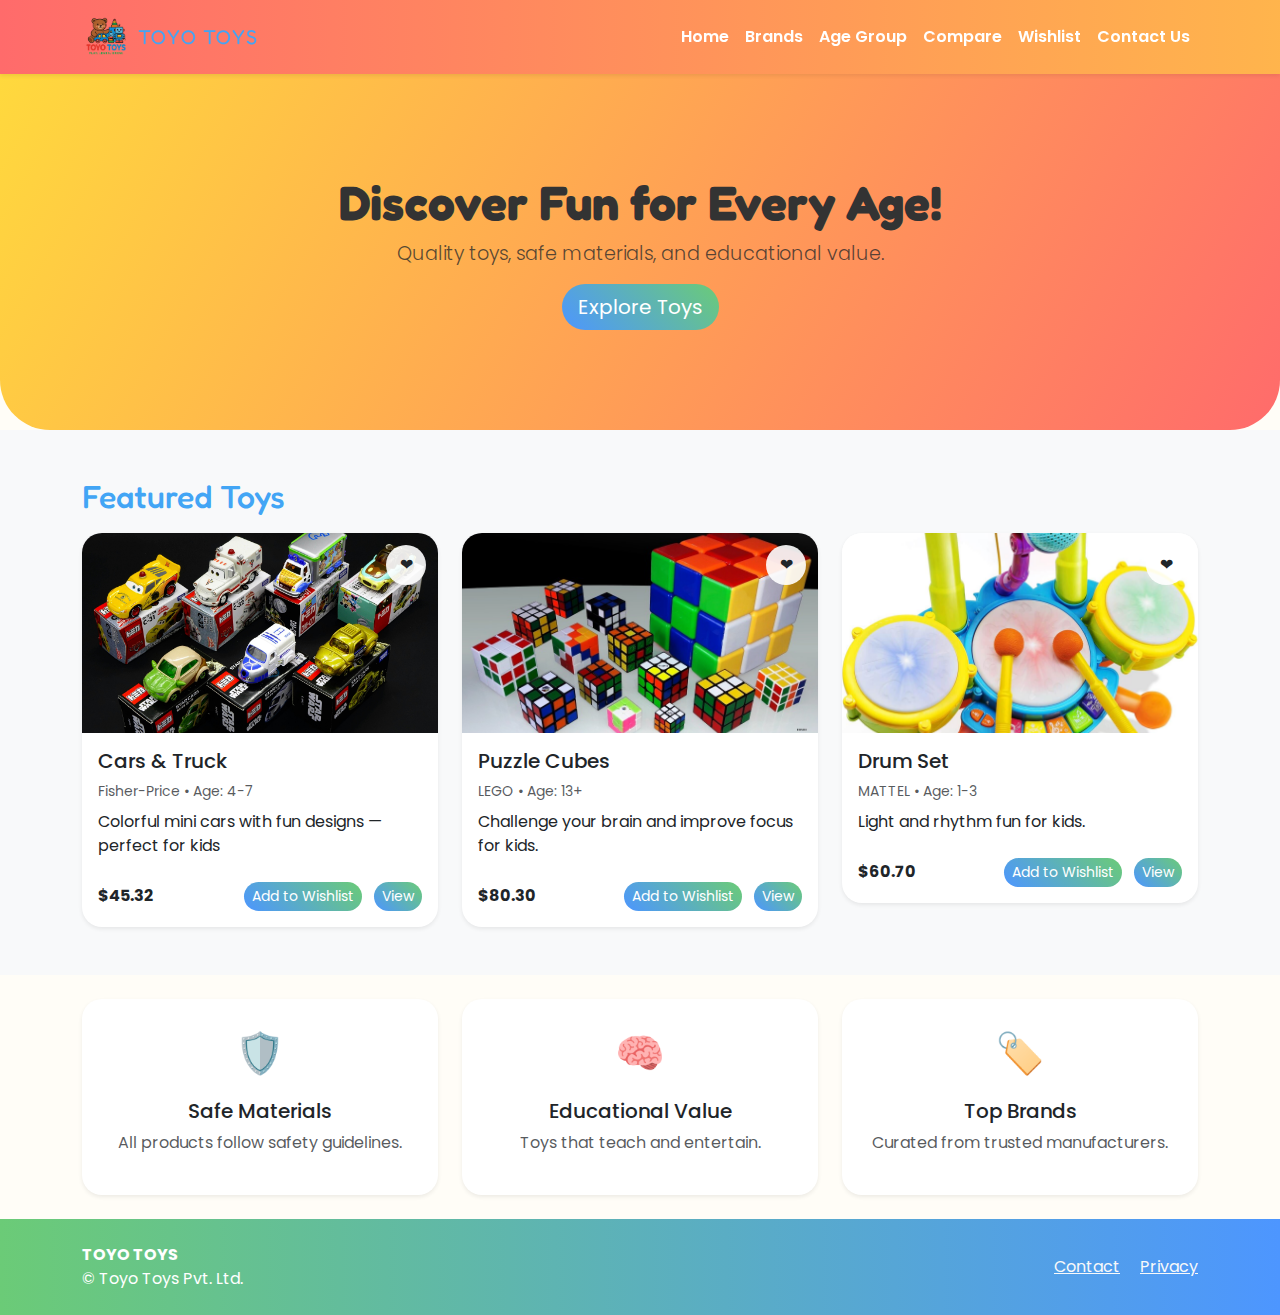
<file: index.html>
<!doctype html>
<html lang="en">
<head>
  <meta charset="utf-8" />
  <meta name="viewport" content="width=device-width, initial-scale=1" />
  <title>Toyo Toys — Home</title>

  <!-- Bootstrap 5 CDN -->
  <link href="https://cdn.jsdelivr.net/npm/bootstrap@5.3.3/dist/css/bootstrap.min.css" rel="stylesheet">

  <!-- Google Fonts -->
  <link href="https://fonts.googleapis.com/css2?family=Fredoka+One&family=Poppins:wght@300;500;700&display=swap" rel="stylesheet">

  <link rel="stylesheet" href="css/style.css">
</head>
<body>
  <!-- Navbar -->
  <nav class="navbar navbar-expand-lg navbar-light bg-white shadow-sm sticky-top">
    <div class="container">
      <a class="navbar-brand d-flex align-items-center gap-2" href="index.html">
        <img src="images/logo.png" alt="Toyo Toys Logo" class="logo-img" />
        <span class="brand-text">TOYO TOYS</span>
      </a>
      <button class="navbar-toggler" data-bs-toggle="collapse" data-bs-target="#navMenu">
        <span class="navbar-toggler-icon"></span>
      </button>

      <div class="collapse navbar-collapse" id="navMenu">
        <ul class="navbar-nav ms-auto mb-2 mb-lg-0 align-items-lg-center">
          <li class="nav-item"><a class="nav-link active" href="index.html">Home</a></li>
          <li class="nav-item"><a class="nav-link" href="brands.html">Brands</a></li>
          <li class="nav-item"><a class="nav-link" href="age.html">Age Group</a></li>
          <li class="nav-item"><a class="nav-link" href="compare.html">Compare</a></li>
          <li class="nav-item"><a class="nav-link" href="wishlist.html">Wishlist</a></li>
          <li class="nav-item"><a class="nav-link" href="contact.html">Contact Us</a></li>
        </ul>
      </div>
    </div>
  </nav>

  <!-- Hero -->
  <header class="hero d-flex align-items-center">
    <div class="container text-center">
      <h1 class="hero-title">Discover Fun for Every Age!</h1>
      <p class="lead text-muted">Quality toys, safe materials, and educational value.</p>
      <a href="brands.html" class="btn btn-primary btn-lg">Explore Toys</a>
    </div>
  </header>

  <!-- Featured Toys -->
  <section class="py-5 bg-light">
    <div class="container">
      <h2 class="section-title">Featured Toys</h2>
      <div id="featured-grid" class="row g-4">
        <!-- JS will populate cards here -->
      </div>
    </div>
  </section>

  <!-- Highlights -->
  <section class="py-4">
    <div class="container">
      <div class="row text-center g-4">
        <div class="col-md-4">
          <div class="card border-0 shadow-sm p-4">
            <div class="icon-large">🛡️</div>
            <h5 class="mt-3">Safe Materials</h5>
            <p class="text-muted">All products follow safety guidelines.</p>
          </div>
        </div>
        <div class="col-md-4">
          <div class="card border-0 shadow-sm p-4">
            <div class="icon-large">🧠</div>
            <h5 class="mt-3">Educational Value</h5>
            <p class="text-muted">Toys that teach and entertain.</p>
          </div>
        </div>
        <div class="col-md-4">
          <div class="card border-0 shadow-sm p-4">
            <div class="icon-large">🏷️</div>
            <h5 class="mt-3">Top Brands</h5>
            <p class="text-muted">Curated from trusted manufacturers.</p>
          </div>
        </div>
      </div>
    </div>
  </section>

  <!-- Footer -->
  <footer class="bg-primary text-white py-4">
    <div class="container d-md-flex justify-content-between align-items-center">
      <div>
        <strong>TOYO TOYS</strong><br>
        © <span id="year"></span> Toyo Toys Pvt. Ltd.
      </div>
      <div class="mt-3 mt-md-0">
        <a href="contact.html" class="link-light me-3">Contact</a>
        <a href="#" class="link-light">Privacy</a>
      </div>
    </div>
  </footer>

  <script src="https://cdn.jsdelivr.net/npm/bootstrap@5.3.3/dist/js/bootstrap.bundle.min.js"></script>
  <script src="js/main.js"></script>

</body>
</html>
</file>
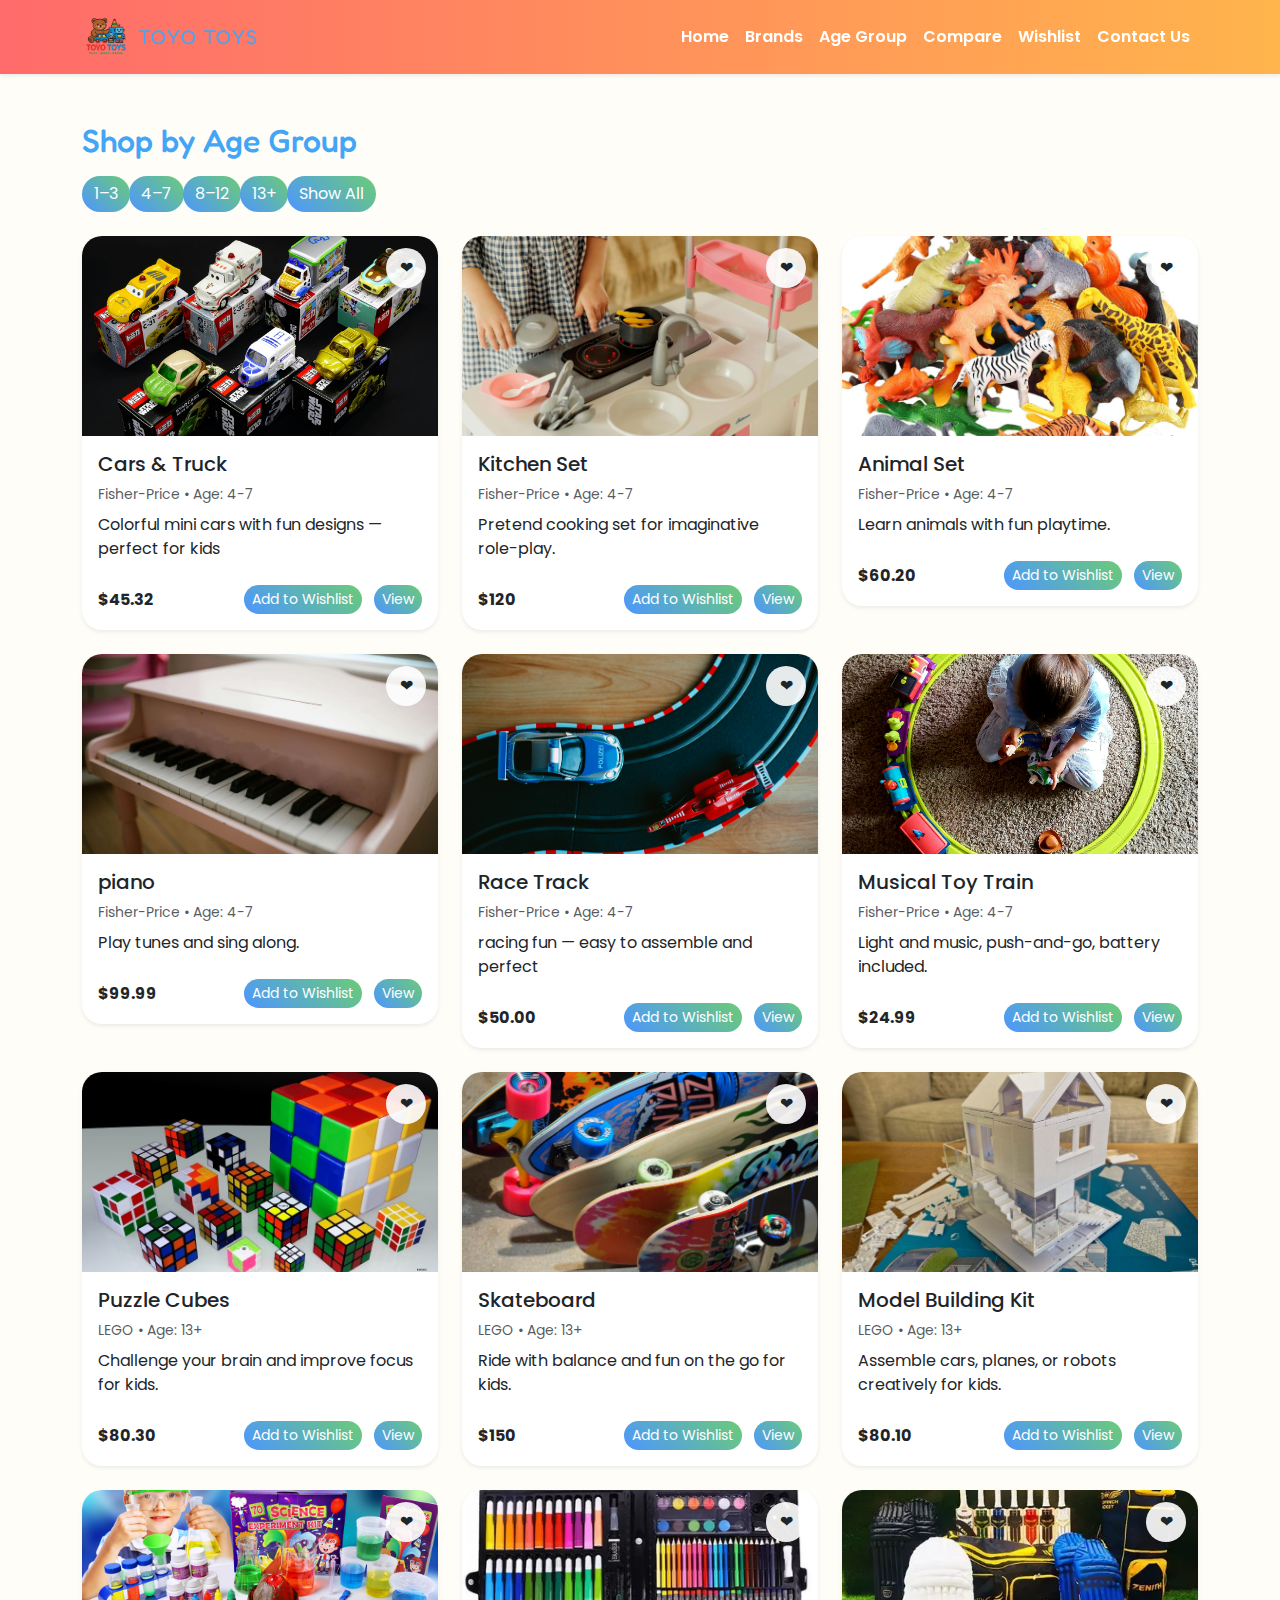
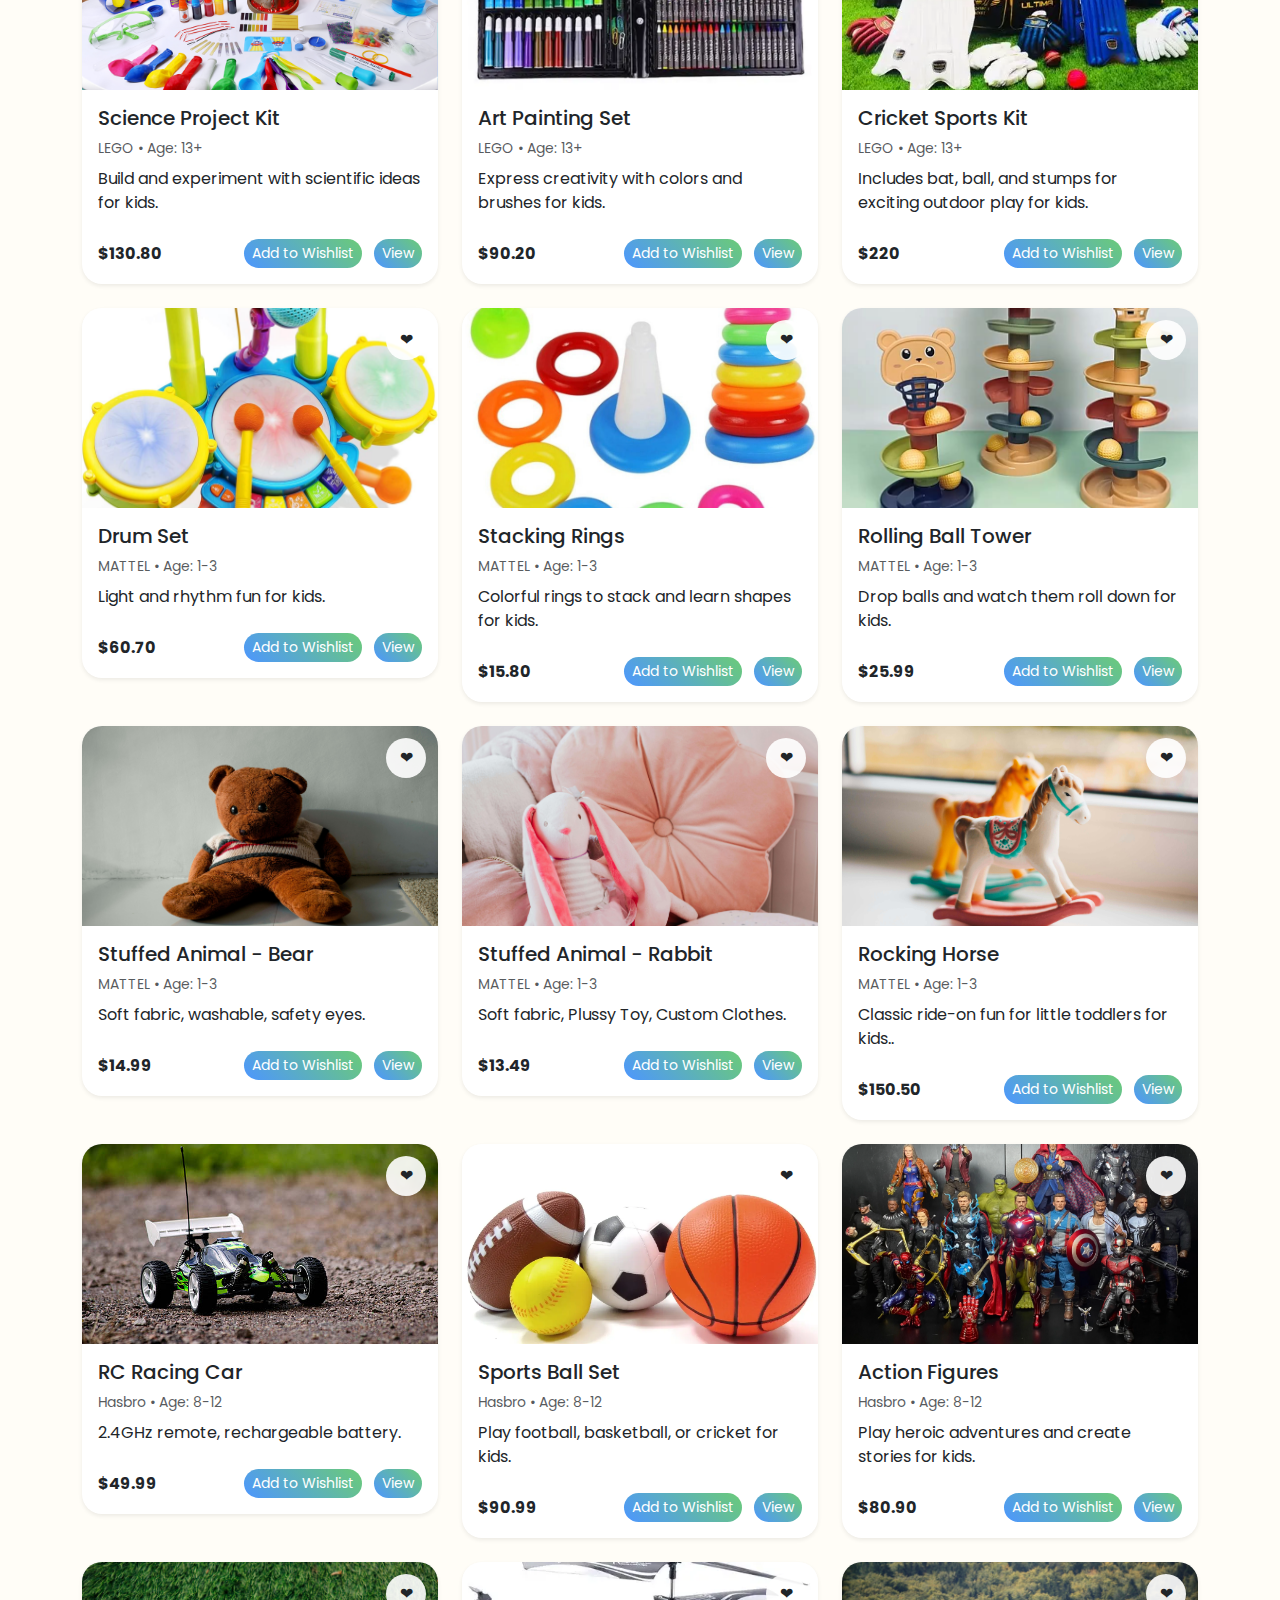
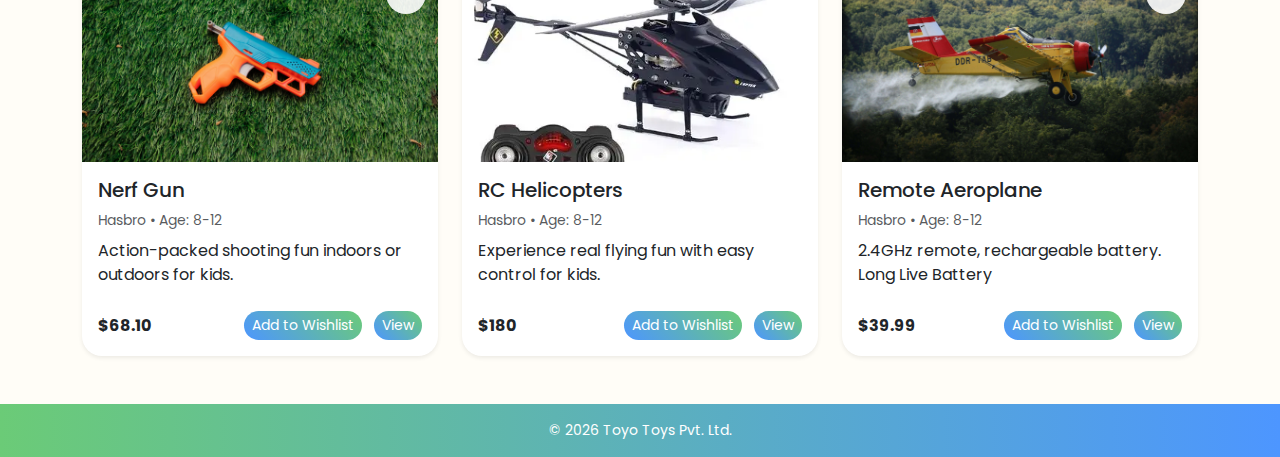
<file: age.html>
<!doctype html>
<html lang="en">
<head>
  <meta charset="utf-8" />
  <meta name="viewport" content="width=device-width, initial-scale=1" />
  <title>Toyo Toys — Age Groups</title>
  <link href="https://cdn.jsdelivr.net/npm/bootstrap@5.3.3/dist/css/bootstrap.min.css" rel="stylesheet">
  <link href="https://fonts.googleapis.com/css2?family=Fredoka+One&family=Poppins:wght@300;500;700&display=swap" rel="stylesheet">
  <link rel="stylesheet" href="css/style.css">
</head>
<body>
  <!-- Navbar -->
  <nav class="navbar navbar-expand-lg navbar-light bg-white shadow-sm sticky-top">
    <div class="container">
      <a class="navbar-brand d-flex align-items-center gap-2" href="index.html">
        <img src="images/logo.png" alt="Toyo Toys Logo" class="logo-img" />
        <span class="brand-text">TOYO TOYS</span>
      </a>
      <button class="navbar-toggler" data-bs-toggle="collapse" data-bs-target="#navMenu3">
        <span class="navbar-toggler-icon"></span>
      </button>
      <div class="collapse navbar-collapse" id="navMenu3">
        <ul class="navbar-nav ms-auto mb-2 mb-lg-0 align-items-lg-center">
          <li class="nav-item"><a class="nav-link" href="index.html">Home</a></li>
          <li class="nav-item"><a class="nav-link" href="brands.html">Brands</a></li>
          <li class="nav-item"><a class="nav-link active" href="age.html">Age Group</a></li>
          <li class="nav-item"><a class="nav-link" href="compare.html">Compare</a></li>
          <li class="nav-item"><a class="nav-link" href="wishlist.html">Wishlist</a></li>
          <li class="nav-item"><a class="nav-link" href="contact.html">Contact Us</a></li>
        </ul>
      </div>
    </div>
  </nav>

  <main class="py-5">
    <div class="container">
      <h2 class="section-title mb-3">Shop by Age Group</h2>

      <div class="mb-4">
        <div class="btn-group" role="group" aria-label="Age groups">
          <button class="btn btn-outline-secondary age-filter active" data-age="0-3">1–3</button>
          <button class="btn btn-outline-secondary age-filter" data-age="4-7">4–7</button>
          <button class="btn btn-outline-secondary age-filter" data-age="8-12">8–12</button>
          <button class="btn btn-outline-secondary age-filter" data-age="13+">13+</button>
          <button class="btn btn-outline-secondary" id="show-all-age">Show All</button>
        </div>
      </div>

      <div id="age-grid" class="row g-4">
        <!-- JS populate -->
      </div>
    </div>
  </main>

  <footer class="bg-primary text-white py-3">
    <div class="container text-center small">© <span id="year3"></span> Toyo Toys Pvt. Ltd.</div>
  </footer>

  <script src="https://cdn.jsdelivr.net/npm/bootstrap@5.3.3/dist/js/bootstrap.bundle.min.js"></script>
  <script src="js/main.js"></script>
  <script>document.getElementById('year3').textContent = new Date().getFullYear();</script>
</body>
</html>
</file>
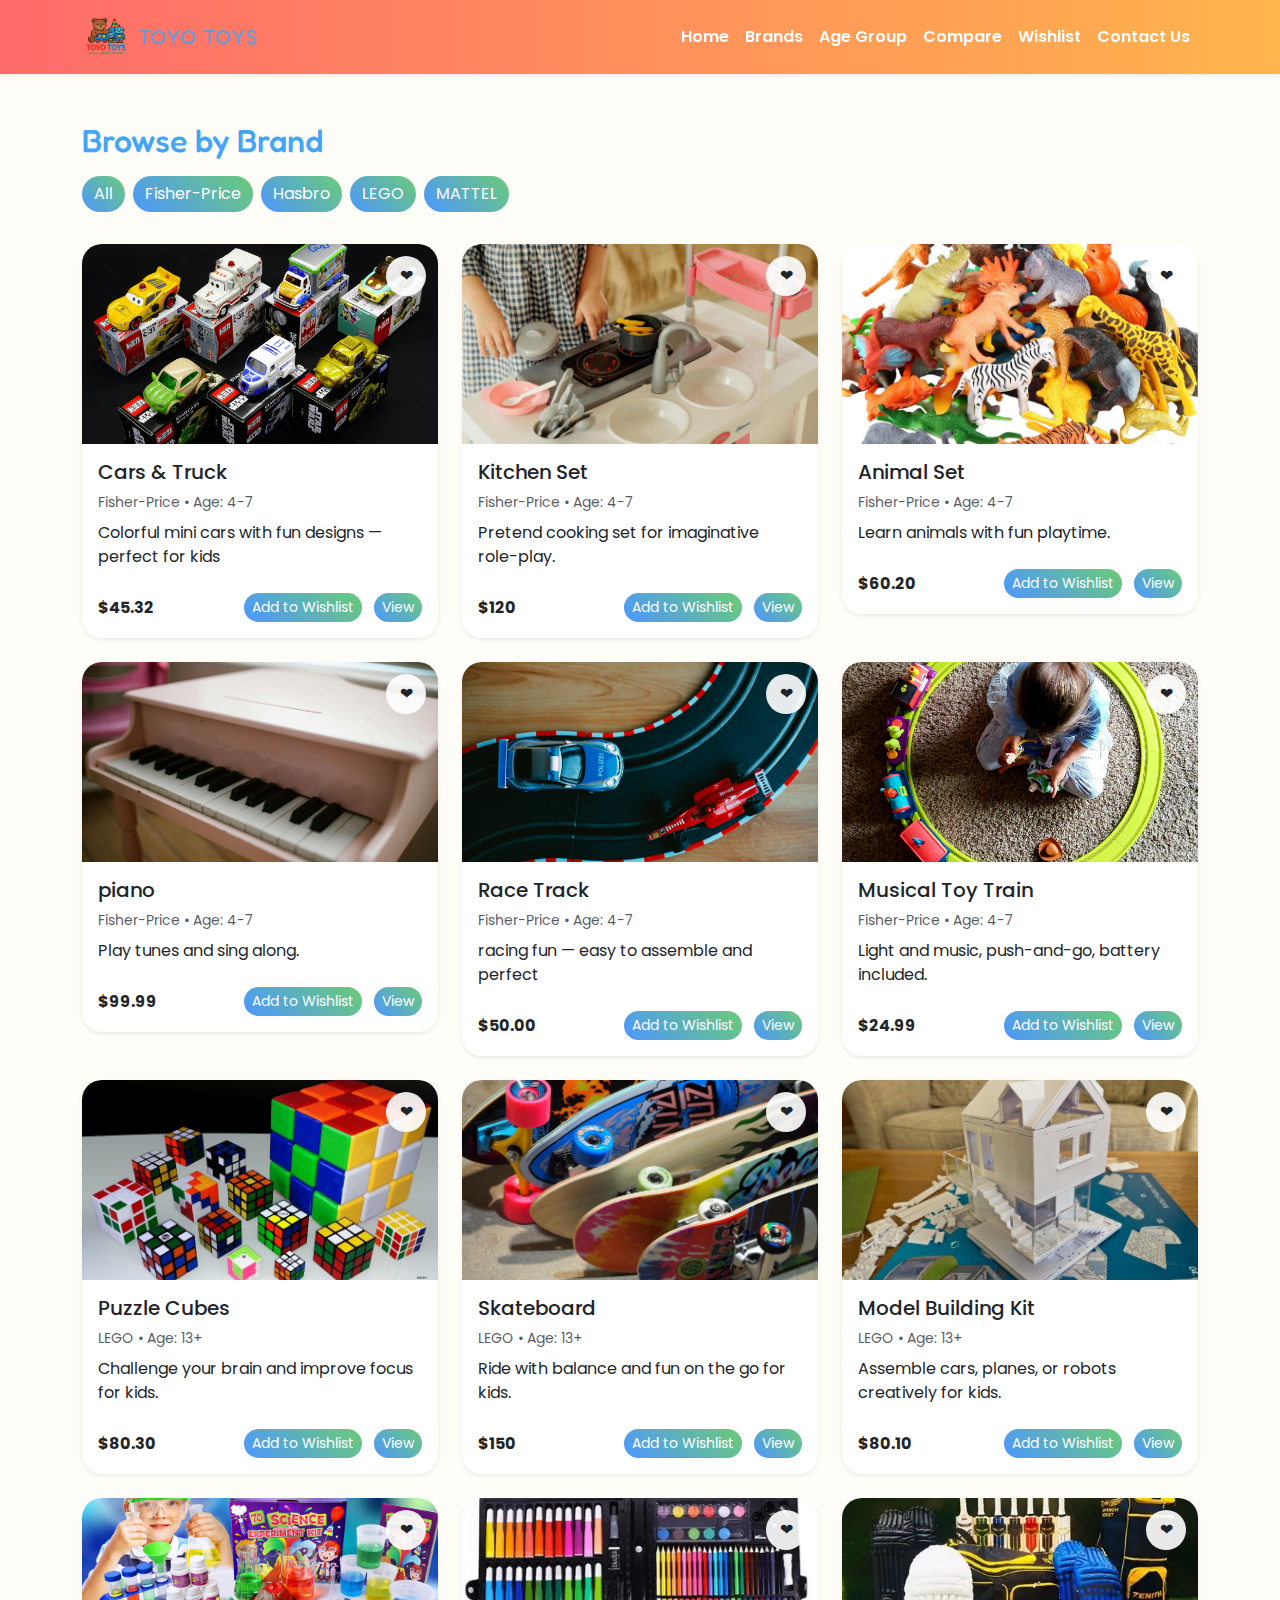
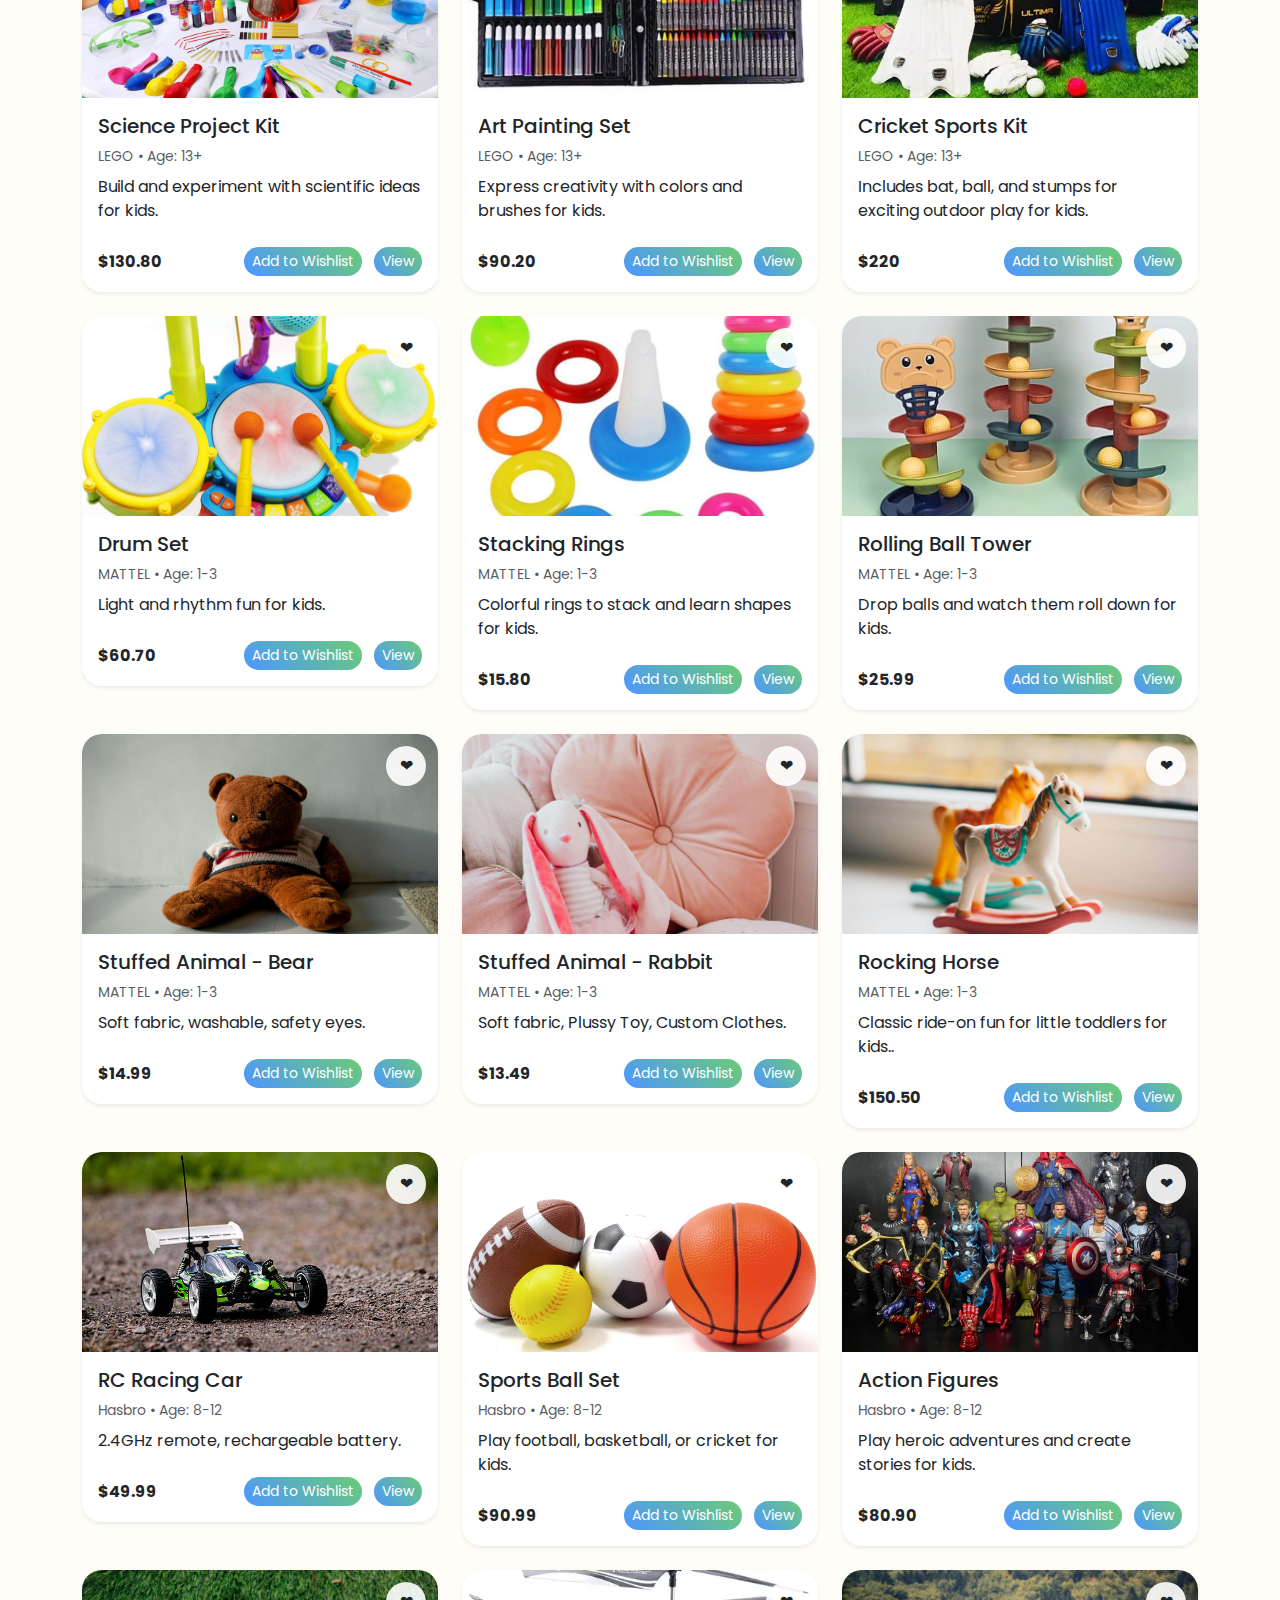
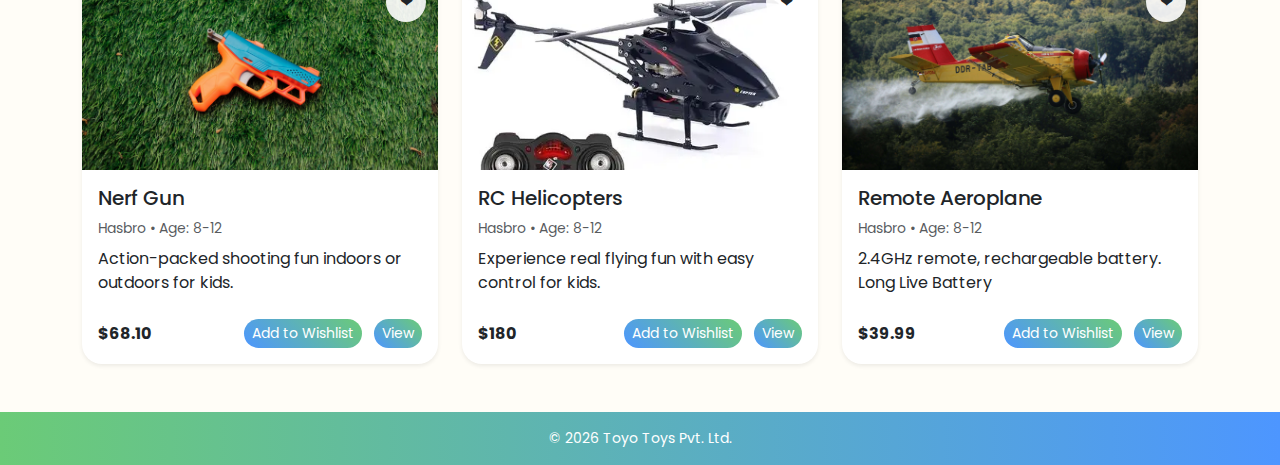
<file: brands.html>
<!doctype html>
<html lang="en">
<head>
  <meta charset="utf-8" />
  <meta name="viewport" content="width=device-width, initial-scale=1" />
  <title>Toyo Toys — Brands</title>
  <link href="https://cdn.jsdelivr.net/npm/bootstrap@5.3.3/dist/css/bootstrap.min.css" rel="stylesheet">
  <link href="https://fonts.googleapis.com/css2?family=Fredoka+One&family=Poppins:wght@300;500;700&display=swap" rel="stylesheet">
  <link rel="stylesheet" href="css/style.css">
</head>
<body>
  <!-- Navbar (same as index) -->
  <nav class="navbar navbar-expand-lg navbar-light bg-white shadow-sm sticky-top">
    <div class="container">
      <a class="navbar-brand d-flex align-items-center gap-2" href="index.html">
        <img src="images/logo.png" alt="Toyo Toys Logo" class="logo-img" />
        <span class="brand-text">TOYO TOYS</span>
      </a>
      <button class="navbar-toggler" data-bs-toggle="collapse" data-bs-target="#navMenu2">
        <span class="navbar-toggler-icon"></span>
      </button>

      <div class="collapse navbar-collapse" id="navMenu2">
        <ul class="navbar-nav ms-auto mb-2 mb-lg-0 align-items-lg-center">
          <li class="nav-item"><a class="nav-link" href="index.html">Home</a></li>
          <li class="nav-item"><a class="nav-link active" href="brands.html">Brands</a></li>
          <li class="nav-item"><a class="nav-link" href="age.html">Age Group</a></li>
          <li class="nav-item"><a class="nav-link" href="compare.html">Compare</a></li>
          <li class="nav-item"><a class="nav-link" href="wishlist.html">Wishlist</a></li>
          <li class="nav-item"><a class="nav-link" href="contact.html">Contact Us</a></li>
        </ul>
      </div>
    </div>
  </nav>

  <main class="py-5">
    <div class="container">
      <h2 class="section-title mb-3">Browse by Brand</h2>

      <!-- Brand Pills -->
      <div id="brand-pills" class="mb-4">
        <!-- JS will generate brand pills -->
      </div>

      <!-- Products Grid -->
      <div id="brand-products" class="row g-4">
        <!-- JS populate -->
      </div>
    </div>
  </main>

  <footer class="bg-primary text-white py-3">
    <div class="container text-center small">© <span id="year2"></span> Toyo Toys Pvt. Ltd.</div>
  </footer>

  <script src="https://cdn.jsdelivr.net/npm/bootstrap@5.3.3/dist/js/bootstrap.bundle.min.js"></script>
  <script src="js/main.js"></script>
  <script>document.getElementById('year2').textContent = new Date().getFullYear();</script>
</body>
</html>
</file>
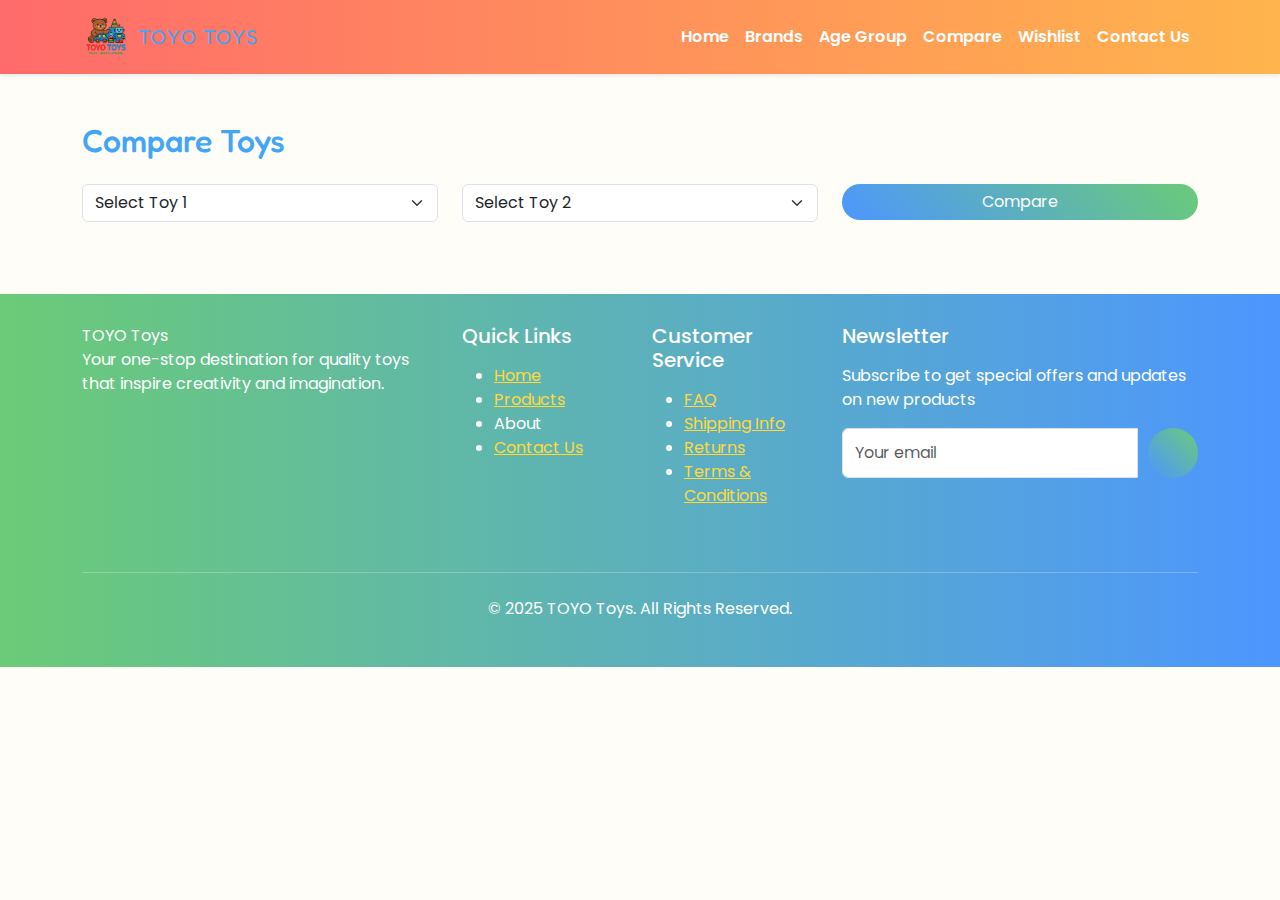
<file: compare.html>
<!doctype html>
<html lang="en">
<head>
  <meta charset="utf-8" />
  <meta name="viewport" content="width=device-width, initial-scale=1" />
  <title>Toyo Toys — Compare</title>
  <link href="https://cdn.jsdelivr.net/npm/bootstrap@5.3.3/dist/css/bootstrap.min.css" rel="stylesheet">
  <link href="https://fonts.googleapis.com/css2?family=Fredoka+One&family=Poppins:wght@300;500;700&display=swap" rel="stylesheet">
  <link rel="stylesheet" href="css/style.css">
</head>
<body>
  <nav class="navbar navbar-expand-lg navbar-light bg-white shadow-sm sticky-top">
    <div class="container">
      <a class="navbar-brand d-flex align-items-center gap-2" href="index.html">
        <img src="images/logo.png" alt="Toyo Toys Logo" class="logo-img" />
        <span class="brand-text">TOYO TOYS</span>
      </a>
      <button class="navbar-toggler" data-bs-toggle="collapse" data-bs-target="#navMenu4">
        <span class="navbar-toggler-icon"></span>
      </button>
      <div class="collapse navbar-collapse" id="navMenu4">
        <ul class="navbar-nav ms-auto mb-2 mb-lg-0 align-items-lg-center">
          <li class="nav-item"><a class="nav-link" href="index.html">Home</a></li>
          <li class="nav-item"><a class="nav-link" href="brands.html">Brands</a></li>
          <li class="nav-item"><a class="nav-link" href="age.html">Age Group</a></li>
          <li class="nav-item"><a class="nav-link active" href="compare.html">Compare</a></li>
          <li class="nav-item"><a class="nav-link" href="wishlist.html">Wishlist</a></li>
          <li class="nav-item"><a class="nav-link" href="contact.html">Contact Us</a></li>
        </ul>
      </div>
    </div>
  </nav>

  <main class="py-5">
    <div class="container">
      <h2 class="section-title mb-4">Compare Toys</h2>

      <div class="row mb-4">
        <div class="col-md-4">
          <select id="compare-select-1" class="form-select">
            <option value="">Select Toy 1</option>
          </select>
        </div>
        <div class="col-md-4">
          <select id="compare-select-2" class="form-select">
            <option value="">Select Toy 2</option>
          </select>
        </div>
        <div class="col-md-4">
          <button id="compare-button" class="btn btn-primary w-100">Compare</button>
        </div>
      </div>

      <div id="compare-table-wrap" class="table-responsive d-none">
        <table class="table table-striped align-middle">
          <thead class="table-light">
            <tr>
              <th>Feature</th>
              <th id="c1-name">Toy 1</th>
              <th id="c2-name">Toy 2</th>
            </tr>
          </thead>
          <tbody>
            <tr><td>Image</td><td id="c1-img"></td><td id="c2-img"></td></tr>
            <tr><td>Brand</td><td id="c1-brand"></td><td id="c2-brand"></td></tr>
            <tr><td>Age Group</td><td id="c1-age"></td><td id="c2-age"></td></tr>
            <tr><td>Price</td><td id="c1-price"></td><td id="c2-price"></td></tr>
            <tr><td>Key Features</td><td id="c1-feat"></td><td id="c2-feat"></td></tr>
            <tr><td>Download Info</td><td id="c1-doc"></td><td id="c2-doc"></td></tr>
          </tbody>
        </table>
      </div>
    </div>
  </main>

    <!-- Footer -->

    <footer>
        <div class="container">
            <div class="row">
                <div class="col-lg-4 mb-4">
                    <div class="footer-logo">
                        <i class="fas fa-rocket"></i> TOYO Toys
                    </div>
                    <p>Your one-stop destination for quality toys that inspire creativity and imagination.</p>
                    <div class="social-icons mt-3">
                        <a href="https://facebook.com" target="_blank"><i class="fab fa-facebook"></i></a>
                        <a href="https://twitter.com" target="_blank"><i class="fab fa-twitter"></i></a>
                        <a href="https://instagram.com" target="_blank"><i class="fab fa-instagram"></i></a>
                        <a href="https://youtube.com" target="_blank"><i class="fab fa-youtube"></i></a>
                    </div>
                </div>
                <div class="col-lg-2 col-md-6 mb-4">
                    <h5 class="mb-3">Quick Links</h5>
                    <ul class="footer-links">
                        <li><a href="index.html">Home</a></li>
                        <li><a href="brands.html">Products</a></li>
                        <li><a href="About.html"></a>About</li>
                        <li><a href="contact.html">Contact Us</a></li>
                    </ul>
                </div>
                <div class="col-lg-2 col-md-6 mb-4">
                    <h5 class="mb-3">Customer Service</h5>
                    <ul class="footer-links">
                        <li><a href="#">FAQ</a></li>
                        <li><a href="#">Shipping Info</a></li>
                        <li><a href="#">Returns</a></li>
                        <li><a href="#">Terms & Conditions</a></li>
                    </ul>
                </div>
                <div class="col-lg-4 mb-4">
                    <h5 class="mb-3">Newsletter</h5>
                    <p>Subscribe to get special offers and updates on new products</p>
                    <form id="newsletterForm" onsubmit="handleNewsletterSubmit(event)">
                        <div class="input-group">
                            <input type="email" class="form-control" id="newsletterEmail" placeholder="Your email" required>
                            <button type="submit" style="padding: 25px; margin-left: 10px;">
                                <i class="fas fa-paper-plane"></i>
                            </button>
                        </div>
                    </form>
                </div>
            </div>
            <hr class="my-4 bg-white">
            <div class="text-center">
                <p>&copy; 2025 TOYO Toys. All Rights Reserved.</p>
            </div>
        </div>
    </footer>

  <script src="https://cdn.jsdelivr.net/npm/bootstrap@5.3.3/dist/js/bootstrap.bundle.min.js"></script>
  <script src="js/main.js"></script>
  <script>document.getElementById('year4').textContent = new Date().getFullYear();</script>
</body>
</html>
</file>
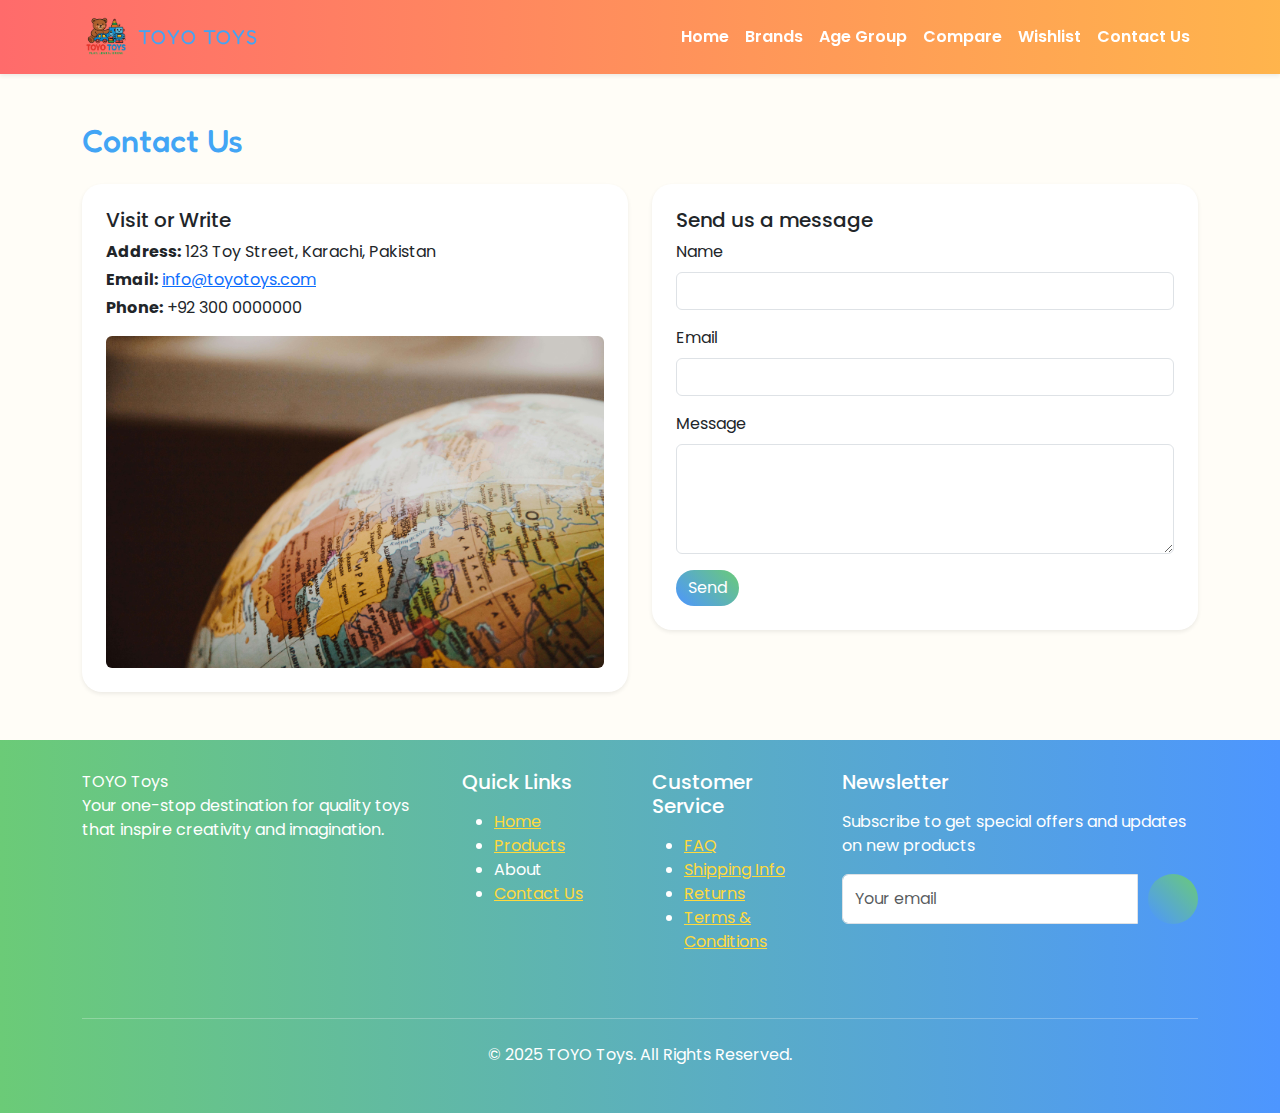
<file: contact.html>
<!doctype html>
<html lang="en">
<head>
  <meta charset="utf-8" />
  <meta name="viewport" content="width=device-width, initial-scale=1" />
  <title>Toyo Toys — Contact</title>
  <link href="https://cdn.jsdelivr.net/npm/bootstrap@5.3.3/dist/css/bootstrap.min.css" rel="stylesheet">
  <link href="https://fonts.googleapis.com/css2?family=Fredoka+One&family=Poppins:wght@300;500;700&display=swap" rel="stylesheet">
  <link rel="stylesheet" href="css/style.css">
</head>
<body>
  <nav class="navbar navbar-expand-lg navbar-light bg-white shadow-sm sticky-top">
    <div class="container">
      <a class="navbar-brand d-flex align-items-center gap-2" href="index.html">
        <img src="images/logo.png" alt="Toyo Toys Logo" class="logo-img" />
        <span class="brand-text">TOYO TOYS</span>
      </a>
      <button class="navbar-toggler" data-bs-toggle="collapse" data-bs-target="#navMenu5">
        <span class="navbar-toggler-icon"></span>
      </button>
      <div class="collapse navbar-collapse" id="navMenu5">
        <ul class="navbar-nav ms-auto mb-2 mb-lg-0 align-items-lg-center">
          <li class="nav-item"><a class="nav-link" href="index.html">Home</a></li>
          <li class="nav-item"><a class="nav-link" href="brands.html">Brands</a></li>
          <li class="nav-item"><a class="nav-link" href="age.html">Age Group</a></li>
          <li class="nav-item"><a class="nav-link" href="compare.html">Compare</a></li>
          <li class="nav-item"><a class="nav-link" href="wishlist.html">Wishlist</a></li>
          <li class="nav-item"><a class="nav-link active" href="contact.html">Contact Us</a></li>
        </ul>
      </div>
    </div>
  </nav>

  <main class="py-5">
    <div class="container">
      <h2 class="section-title mb-4">Contact Us</h2>

      <div class="row g-4">
        <div class="col-lg-6">
          <div class="card p-4 shadow-sm">
            <h5>Visit or Write</h5>
            <p class="mb-1"><strong>Address:</strong> 123 Toy Street, Karachi, Pakistan</p>
            <p class="mb-1"><strong>Email:</strong> <a href="mailto:info@toyotoys.com">info@toyotoys.com</a></p>
            <p class="mb-0"><strong>Phone:</strong> +92 300 0000000</p>
            <!-- Optional: embed static map image -->
            <div class="mt-3">
              <img src="images/map-placeholder.jpg" alt="Map" class="img-fluid rounded" />
            </div>
          </div>
        </div>

        <div class="col-lg-6">
          <div class="card p-4 shadow-sm">
            <h5>Send us a message</h5>
            <form id="contact-form" action="#" onsubmit="return false;">
              <div class="mb-3">
                <label for="cname" class="form-label">Name</label>
                <input id="cname" class="form-control" required>
              </div>
              <div class="mb-3">
                <label for="cemail" class="form-label">Email</label>
                <input id="cemail" type="email" class="form-control" required>
              </div>
              <div class="mb-3">
                <label for="cmessage" class="form-label">Message</label>
                <textarea id="cmessage" rows="4" class="form-control" required></textarea>
              </div>
              <button class="btn btn-primary" id="send-message">Send</button>
              <div id="contact-success" class="mt-3 d-none alert alert-success">Message ready to send (no backend in demo).</div>
            </form>
          </div>
        </div>
      </div>

    </div>
  </main>

    <!-- Footer -->

    <footer>
        <div class="container">
            <div class="row">
                <div class="col-lg-4 mb-4">
                    <div class="footer-logo">
                        <i class="fas fa-rocket"></i> TOYO Toys
                    </div>
                    <p>Your one-stop destination for quality toys that inspire creativity and imagination.</p>
                    <div class="social-icons mt-3">
                        <a href="https://facebook.com" target="_blank"><i class="fab fa-facebook"></i></a>
                        <a href="https://twitter.com" target="_blank"><i class="fab fa-twitter"></i></a>
                        <a href="https://instagram.com" target="_blank"><i class="fab fa-instagram"></i></a>
                        <a href="https://youtube.com" target="_blank"><i class="fab fa-youtube"></i></a>
                    </div>
                </div>
                <div class="col-lg-2 col-md-6 mb-4">
                    <h5 class="mb-3">Quick Links</h5>
                    <ul class="footer-links">
                        <li><a href="index.html">Home</a></li>
                        <li><a href="brands.html">Products</a></li>
                        <li><a href="About.html"></a>About</li>
                        <li><a href="contact.html">Contact Us</a></li>
                    </ul>
                </div>
                <div class="col-lg-2 col-md-6 mb-4">
                    <h5 class="mb-3">Customer Service</h5>
                    <ul class="footer-links">
                        <li><a href="#">FAQ</a></li>
                        <li><a href="#">Shipping Info</a></li>
                        <li><a href="#">Returns</a></li>
                        <li><a href="#">Terms & Conditions</a></li>
                    </ul>
                </div>
                <div class="col-lg-4 mb-4">
                    <h5 class="mb-3">Newsletter</h5>
                    <p>Subscribe to get special offers and updates on new products</p>
                    <form id="newsletterForm" onsubmit="handleNewsletterSubmit(event)">
                        <div class="input-group">
                            <input type="email" class="form-control" id="newsletterEmail" placeholder="Your email" required>
                            <button type="submit" style="padding: 25px; margin-left: 10px;">
                                <i class="fas fa-paper-plane"></i>
                            </button>
                        </div>
                    </form>
                </div>
            </div>
            <hr class="my-4 bg-white">
            <div class="text-center">
                <p>&copy; 2025 TOYO Toys. All Rights Reserved.</p>
            </div>
        </div>
    </footer>

  <script src="https://cdn.jsdelivr.net/npm/bootstrap@5.3.3/dist/js/bootstrap.bundle.min.js"></script>
  <script src="js/main.js"></script>
  <script>
    document.getElementById('year5').textContent = new Date().getFullYear();
    document.getElementById('send-message').addEventListener('click', function(){
      document.getElementById('contact-success').classList.remove('d-none');
      setTimeout(()=> document.getElementById('contact-success').classList.add('d-none'), 3000);
    });
  </script>
</body>
</html>
</file>
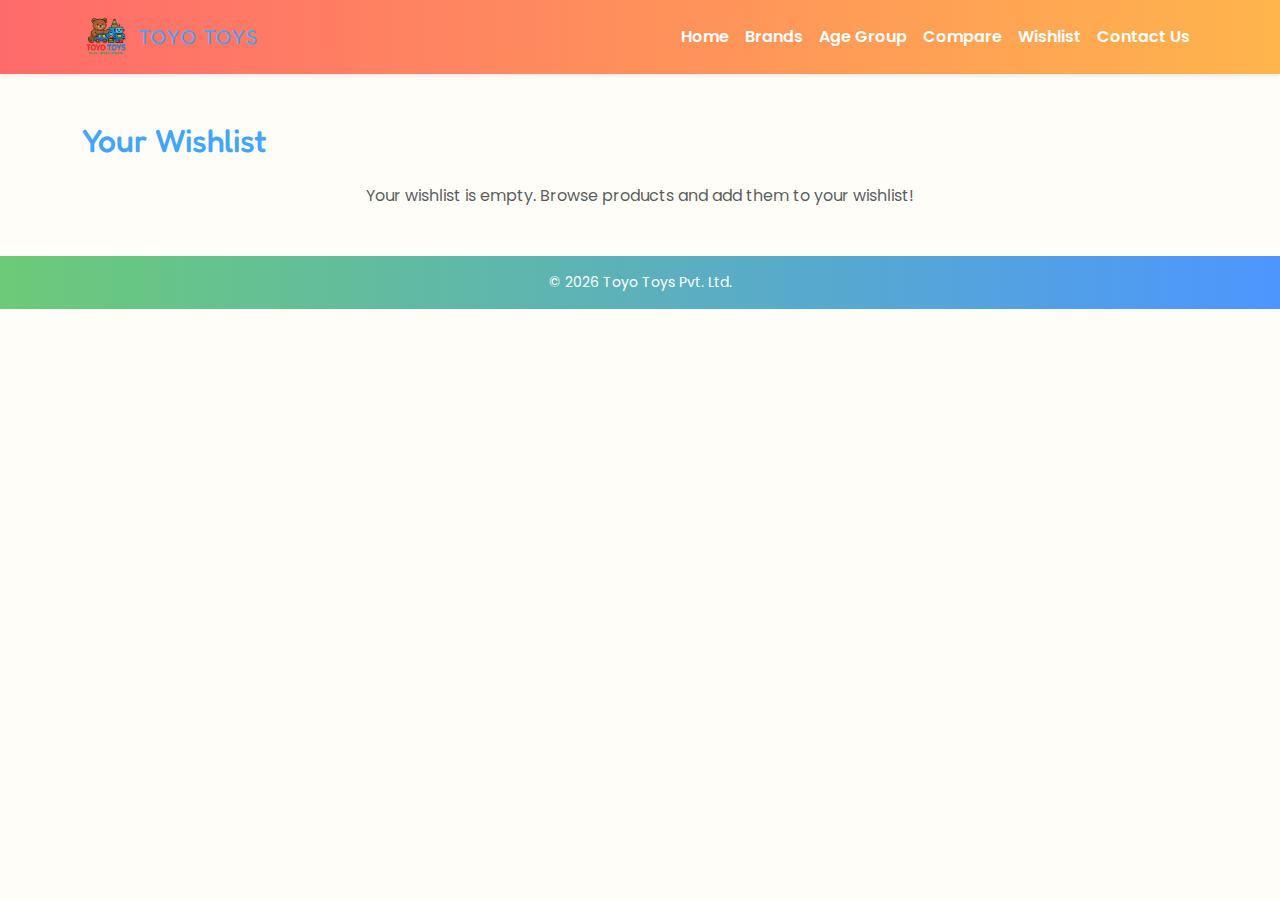
<file: wishlist.html>
<!doctype html>
<html lang="en">
<head>
  <meta charset="utf-8" />
  <meta name="viewport" content="width=device-width, initial-scale=1" />
  <title>Toyo Toys — Wishlist</title>
  <link href="https://cdn.jsdelivr.net/npm/bootstrap@5.3.3/dist/css/bootstrap.min.css" rel="stylesheet">
  <link href="https://fonts.googleapis.com/css2?family=Fredoka+One&family=Poppins:wght@300;500;700&display=swap" rel="stylesheet">
  <link rel="stylesheet" href="css/style.css">
</head>
<body>
  <nav class="navbar navbar-expand-lg navbar-light bg-white shadow-sm sticky-top">
    <div class="container">
      <a class="navbar-brand d-flex align-items-center gap-2" href="index.html">
        <img src="images/logo.png" alt="Toyo Toys Logo" class="logo-img" />
        <span class="brand-text">TOYO TOYS</span>
      </a>
      <button class="navbar-toggler" data-bs-toggle="collapse" data-bs-target="#navMenu6">
        <span class="navbar-toggler-icon"></span>
      </button>

      <div class="collapse navbar-collapse" id="navMenu6">
        <ul class="navbar-nav ms-auto mb-2 mb-lg-0 align-items-lg-center">
          <li class="nav-item"><a class="nav-link" href="index.html">Home</a></li>
          <li class="nav-item"><a class="nav-link" href="brands.html">Brands</a></li>
          <li class="nav-item"><a class="nav-link" href="age.html">Age Group</a></li>
          <li class="nav-item"><a class="nav-link" href="compare.html">Compare</a></li>
          <li class="nav-item"><a class="nav-link active" href="wishlist.html">Wishlist</a></li>
          <li class="nav-item"><a class="nav-link" href="contact.html">Contact Us</a></li>
        </ul>
      </div>
    </div>
  </nav>

  <main class="py-5">
    <div class="container">
      <h2 class="section-title mb-4">Your Wishlist</h2>
      <div id="wishlist-grid" class="row g-4">
        <!-- JS will populate wishlist items -->
      </div>
      <div id="wishlist-empty" class="text-center text-muted mt-4 d-none">
        Your wishlist is empty. Browse products and add them to your wishlist!
      </div>
    </div>
  </main>

  <footer class="bg-primary text-white py-3">
    <div class="container text-center small">© <span id="year6"></span> Toyo Toys Pvt. Ltd.</div>
  </footer>

  <script src="https://cdn.jsdelivr.net/npm/bootstrap@5.3.3/dist/js/bootstrap.bundle.min.js"></script>
  <script src="js/main.js"></script>
  <script>document.getElementById('year6').textContent = new Date().getFullYear();</script>
</body>
</html>
</file>
<file: css/style.css>
:root{
  --primary:#42A5F5;
  --accent:#FF7043;
  --bg:#FFFDF7;
  --text:#333;
  --muted:#666;
  --card-radius:16px;
}

*{box-sizing:border-box}
body{
  font-family: 'Poppins', system-ui, -apple-system, "Segoe UI", Roboto, "Helvetica Neue", Arial;
  color:var(--text);
  background:var(--bg);
  -webkit-font-smoothing:antialiased;
  -moz-osx-font-smoothing:grayscale;
}

/* Brand */
.logo-img{ width:48px; height:48px; object-fit:contain; }
.brand-text{
  font-family: 'Fredoka One', sans-serif;
  color:var(--primary);
  letter-spacing:1px;
}

/* Hero */
.hero{
  background: linear-gradient(180deg, rgba(66,165,245,0.05), rgba(255,235,59,0.02));
  padding:80px 0;
}
.hero-title{
  font-family: 'Fredoka One', sans-serif;
  font-size: clamp(28px, 4vw, 48px);
  color:var(--text);
  margin-bottom:8px;
}

/* Section titles */
.section-title{
  font-family: 'Fredoka One', sans-serif;
  color:var(--primary);
  margin-bottom:1rem;
}

/* Cards */
.card { border-radius: var(--card-radius); }
.btn-primary{
  background:var(--primary);
  border:none;
}
.btn-primary:hover{ filter:brightness(.95) }

/* Product card */
.product-card{ border-radius:16px; overflow:hidden; position:relative; }
.product-img{ width:100%; height:200px; object-fit:cover; }

/* wishlist heart */
.wishlist-heart{
  position:absolute;
  right:12px;
  top:12px;
  width:40px;
  height:40px;
  border-radius:50%;
  display:flex;
  align-items:center;
  justify-content:center;
  background:rgba(255,255,255,0.9);
  cursor:pointer;
  transition:transform .12s;
}
.wishlist-heart:hover{ transform:scale(1.05); }
.wishlist-heart.active{ background:var(--accent); color:white; }

/* Icons */
.icon-large{ font-size:40px; }

/* Footer */
footer{ position:relative }

/* Utilities */
.text-muted{ color:var(--muted) }

/* Make grid cards equal height */
.product-card .card-body{ display:flex; flex-direction:column; justify-content:space-between; min-height:160px; }


/* ===== TOYO TOYS COLORFUL THEME ===== */
body {
  background-color: #FFFDF7;
  font-family: 'Poppins', sans-serif;
  overflow-x: hidden;
}

/* Navbar Gradient */
.navbar {
  background: linear-gradient(90deg, #FF6B6B, #FFD93D, #4D96FF);
  animation: gradientShift 8s ease infinite;
  background-size: 300% 300%;
}
@keyframes gradientShift {
  0% {background-position: 0% 50%;}
  50% {background-position: 100% 50%;}
  100% {background-position: 0% 50%;}
}
.navbar a.nav-link {
  color: white !important;
  font-weight: 600;
  transition: all 0.3s ease;
}
.navbar a.nav-link:hover {
  color: #333 !important;
  transform: scale(1.1);
}

/* Buttons */
.btn, button {
  border-radius: 30px !important;
  background: linear-gradient(45deg, #4D96FF, #6BCB77);
  color: #fff !important;
  border: none !important;
  transition: all 0.3s ease;
}
.btn:hover, button:hover {
  background: linear-gradient(45deg, #FF6B6B, #FFD93D);
  transform: scale(1.05);
  box-shadow: 0 0 10px rgba(255, 105, 135, 0.6);
}

/* Cards */
.card {
  border: none;
  border-radius: 20px;
  box-shadow: 0 5px 15px rgba(0,0,0,0.1);
  transition: all 0.4s ease;
}
.card:hover {
  transform: translateY(-8px);
  box-shadow: 0 10px 25px rgba(255, 107, 107, 0.4);
}

/* Section Dividers */
.section-divider {
  width: 100%;
  height: 60px;
  background: url('data:image/svg+xml;utf8,<svg xmlns="http://www.w3.org/2000/svg" viewBox="0 0 1440 320"><path fill="%23FF6B6B" fill-opacity="1" d="M0,256L60,250.7C120,245,240,235,360,224C480,213,600,203,720,197.3C840,192,960,192,1080,181.3C1200,171,1320,149,1380,138.7L1440,128V0H0Z"></path></svg>');
  background-repeat: no-repeat;
  background-size: cover;
}

/* Footer */
footer {
  background: linear-gradient(90deg, #6BCB77, #4D96FF);
  color: white;
  padding: 30px 0;
}
footer a {
  color: #FFD93D;
  transition: color 0.3s ease;
}
footer a:hover {
  color: #FF6B6B;
}

/* Hero Section */
.hero {
  background: linear-gradient(120deg, #FFD93D, #FF6B6B, #4D96FF);
  background-size: 200% 200%;
  animation: gradientShift 6s ease infinite;
  color: #fff;
  padding: 100px 20px;
  text-align: center;
  border-bottom-left-radius: 50px;
  border-bottom-right-radius: 50px;
}
.hero h1 {
  font-size: 3rem;
  font-weight: 700;
}
.hero p {
  font-size: 1.2rem;
}

/* Wishlist Icon */
.wishlist-icon {
  color: #FF6B6B;
  font-size: 1.5rem;
  transition: transform 0.3s ease;
}
.wishlist-icon:hover {
  transform: scale(1.3);
  color: #FFD93D;
}

/* Animations */
@keyframes fadeIn {
  from {opacity: 0; transform: translateY(20px);}
  to {opacity: 1; transform: translateY(0);}
}
section, .card, .hero {
  animation: fadeIn 0.8s ease;
}
</file>
